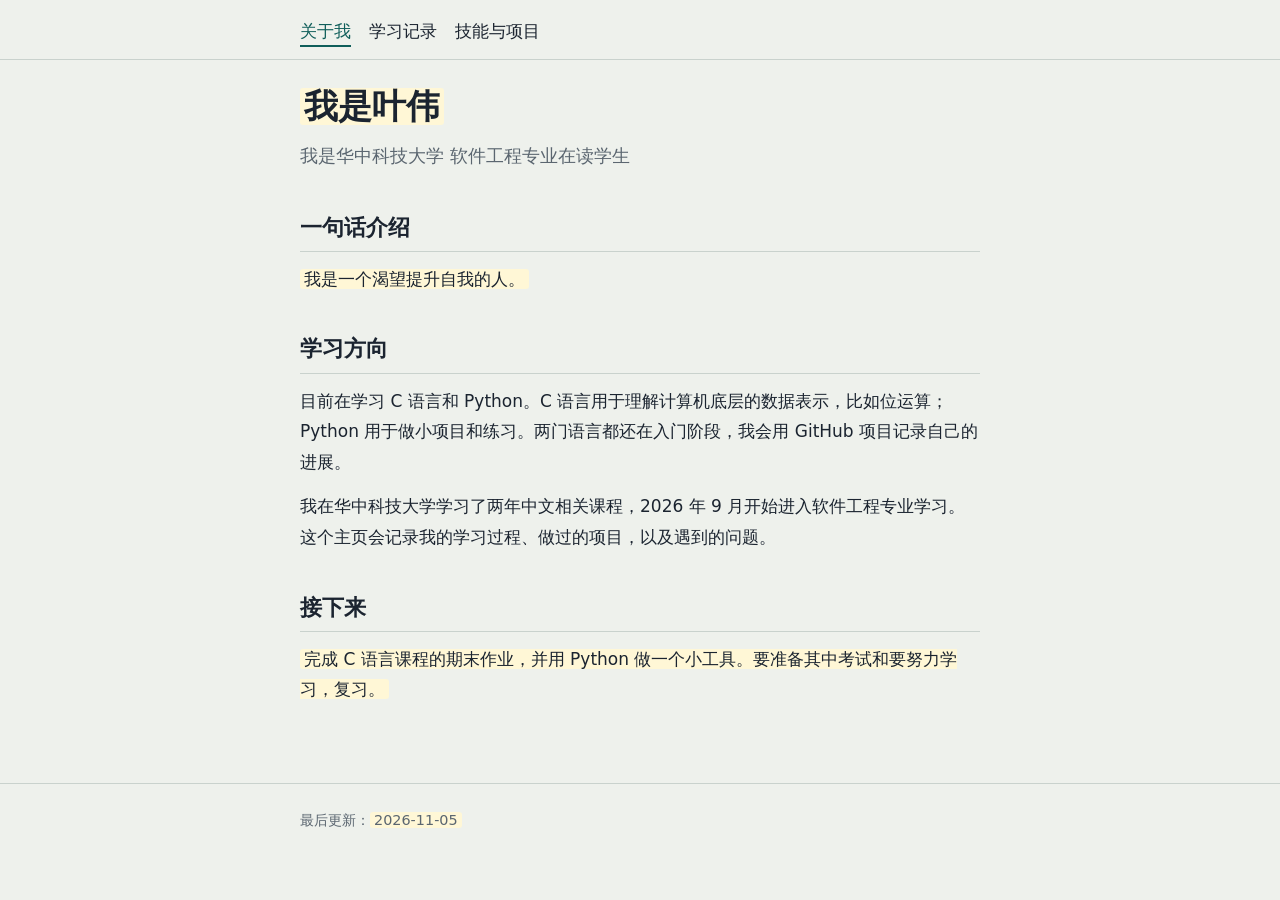
<file: index.html>
<!DOCTYPE html>
<html lang="zh-CN">
<head>
  <meta charset="UTF-8">
  <meta name="viewport" content="width=device-width, initial-scale=1.0">
  <title>关于我 | 我的成长主页</title>
  <link rel="stylesheet" href="style.css">
</head>
<body>
  <header class="site">
    <div class="wrap">
      <nav aria-label="主导航">
        <ul>
          <li><a href="index.html" aria-current="page">关于我</a ></li>
          <li><a href="learning.html">学习记录</a ></li>
          <li><a href="skills.html">技能与项目</a ></li>
        </ul>
      </nav>
    </div>
  </header>

  <main class="wrap">
    <h1><span class="placeholder">我是叶伟</span></h1>
    <p class="lede">我是华中科技大学 软件工程专业在读学生</p >

    <h2>一句话介绍</h2>
    <p><span class="placeholder">我是一个渴望提升自我的人。</span></p >

    <h2>学习方向</h2>
    <p>目前在学习 C 语言和 Python。C 语言用于理解计算机底层的数据表示，比如位运算；Python 用于做小项目和练习。两门语言都还在入门阶段，我会用 GitHub 项目记录自己的进展。</p >
    <p>我在华中科技大学学习了两年中文相关课程，2026 年 9 月开始进入软件工程专业学习。这个主页会记录我的学习过程、做过的项目，以及遇到的问题。</p >

    <h2>接下来</h2>
    <p><span class="placeholder">完成 C 语言课程的期末作业，并用 Python 做一个小工具。要准备其中考试和要努力学习，复习。</span></p >
  </main>

  <footer class="site">
    <div class="wrap">最后更新：<span class="placeholder">2026-11-05</span></div>
  </footer>
</body>
</html>
</file>
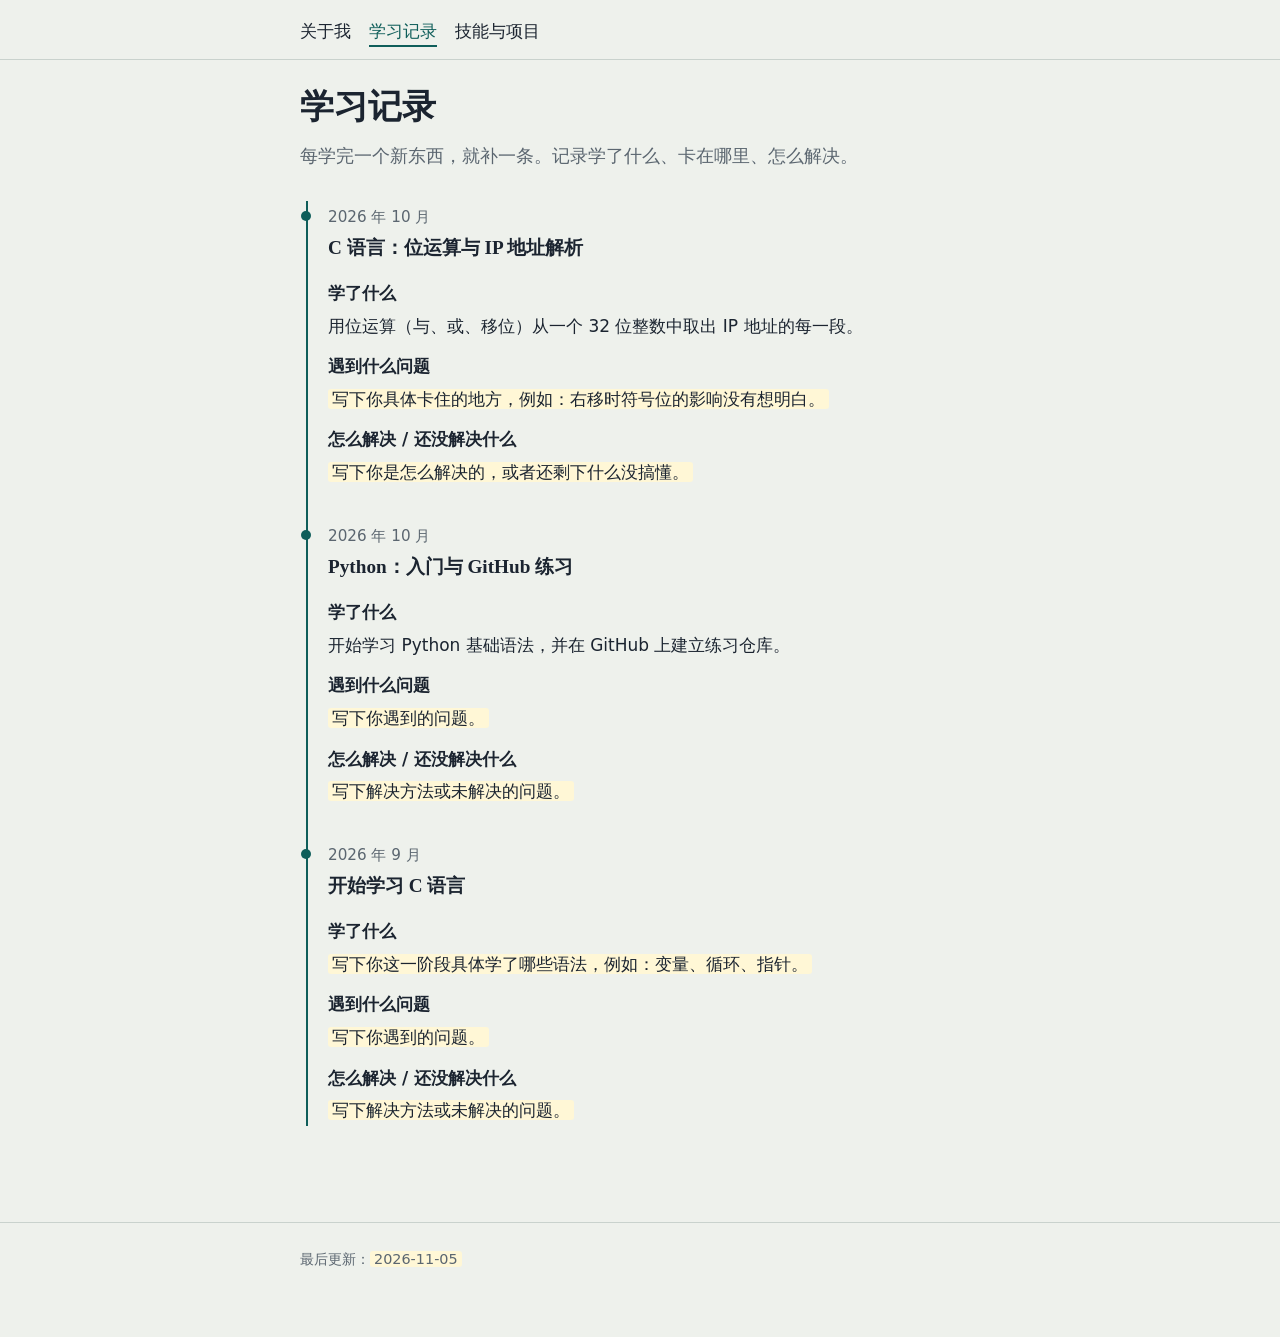
<file: learning.html>
<!DOCTYPE html>
<html lang="zh-CN">
<head>
  <meta charset="UTF-8">
  <meta name="viewport" content="width=device-width, initial-scale=1.0">
  <title>学习记录 | 我的成长主页</title>
  <link rel="stylesheet" href="style.css">
</head>
<body>
  <header class="site">
    <div class="wrap">
      <nav aria-label="主导航">
        <ul>
          <li><a href=" ">关于我</a ></li>
          <li><a href="learning.html" aria-current="page">学习记录</a ></li>
          <li><a href="skills.html">技能与项目</a ></li>
        </ul>
      </nav>
    </div>
  </header>

  <main class="wrap">
    <h1>学习记录</h1>
    <p class="lede">每学完一个新东西，就补一条。记录学了什么、卡在哪里、怎么解决。</p >

    <section class="log" aria-label="学习时间线">

      <article>
        <time datetime="2026-10">2026 年 10 月</time>
        <h2 style="border:0;margin:4px 0 0;font-size:1.2rem;padding:0">C 语言：位运算与 IP 地址解析</h2>
        <dl>
          <dt>学了什么</dt>
          <dd>用位运算（与、或、移位）从一个 32 位整数中取出 IP 地址的每一段。</dd>
          <dt>遇到什么问题</dt>
          <dd><span class="placeholder">写下你具体卡住的地方，例如：右移时符号位的影响没有想明白。</span></dd>
          <dt>怎么解决 / 还没解决什么</dt>
          <dd><span class="placeholder">写下你是怎么解决的，或者还剩下什么没搞懂。</span></dd>
        </dl>
      </article>

      <article>
        <time datetime="2026-10">2026 年 10 月</time>
        <h2 style="border:0;margin:4px 0 0;font-size:1.2rem;padding:0">Python：入门与 GitHub 练习</h2>
        <dl>
          <dt>学了什么</dt>
          <dd>开始学习 Python 基础语法，并在 GitHub 上建立练习仓库。</dd>
          <dt>遇到什么问题</dt>
          <dd><span class="placeholder">写下你遇到的问题。</span></dd>
          <dt>怎么解决 / 还没解决什么</dt>
          <dd><span class="placeholder">写下解决方法或未解决的问题。</span></dd>
        </dl>
      </article>

      <article>
        <time datetime="2026-09">2026 年 9 月</time>
        <h2 style="border:0;margin:4px 0 0;font-size:1.2rem;padding:0">开始学习 C 语言</h2>
        <dl>
          <dt>学了什么</dt>
          <dd><span class="placeholder">写下你这一阶段具体学了哪些语法，例如：变量、循环、指针。</span></dd>
          <dt>遇到什么问题</dt>
          <dd><span class="placeholder">写下你遇到的问题。</span></dd>
          <dt>怎么解决 / 还没解决什么</dt>
          <dd><span class="placeholder">写下解决方法或未解决的问题。</span></dd>
        </dl>
      </article>

    </section>
  </main>

  <footer class="site">
    <div class="wrap">最后更新：<span class="placeholder">2026-11-05</span></div>
  </footer>
</body>
</html>
</file>
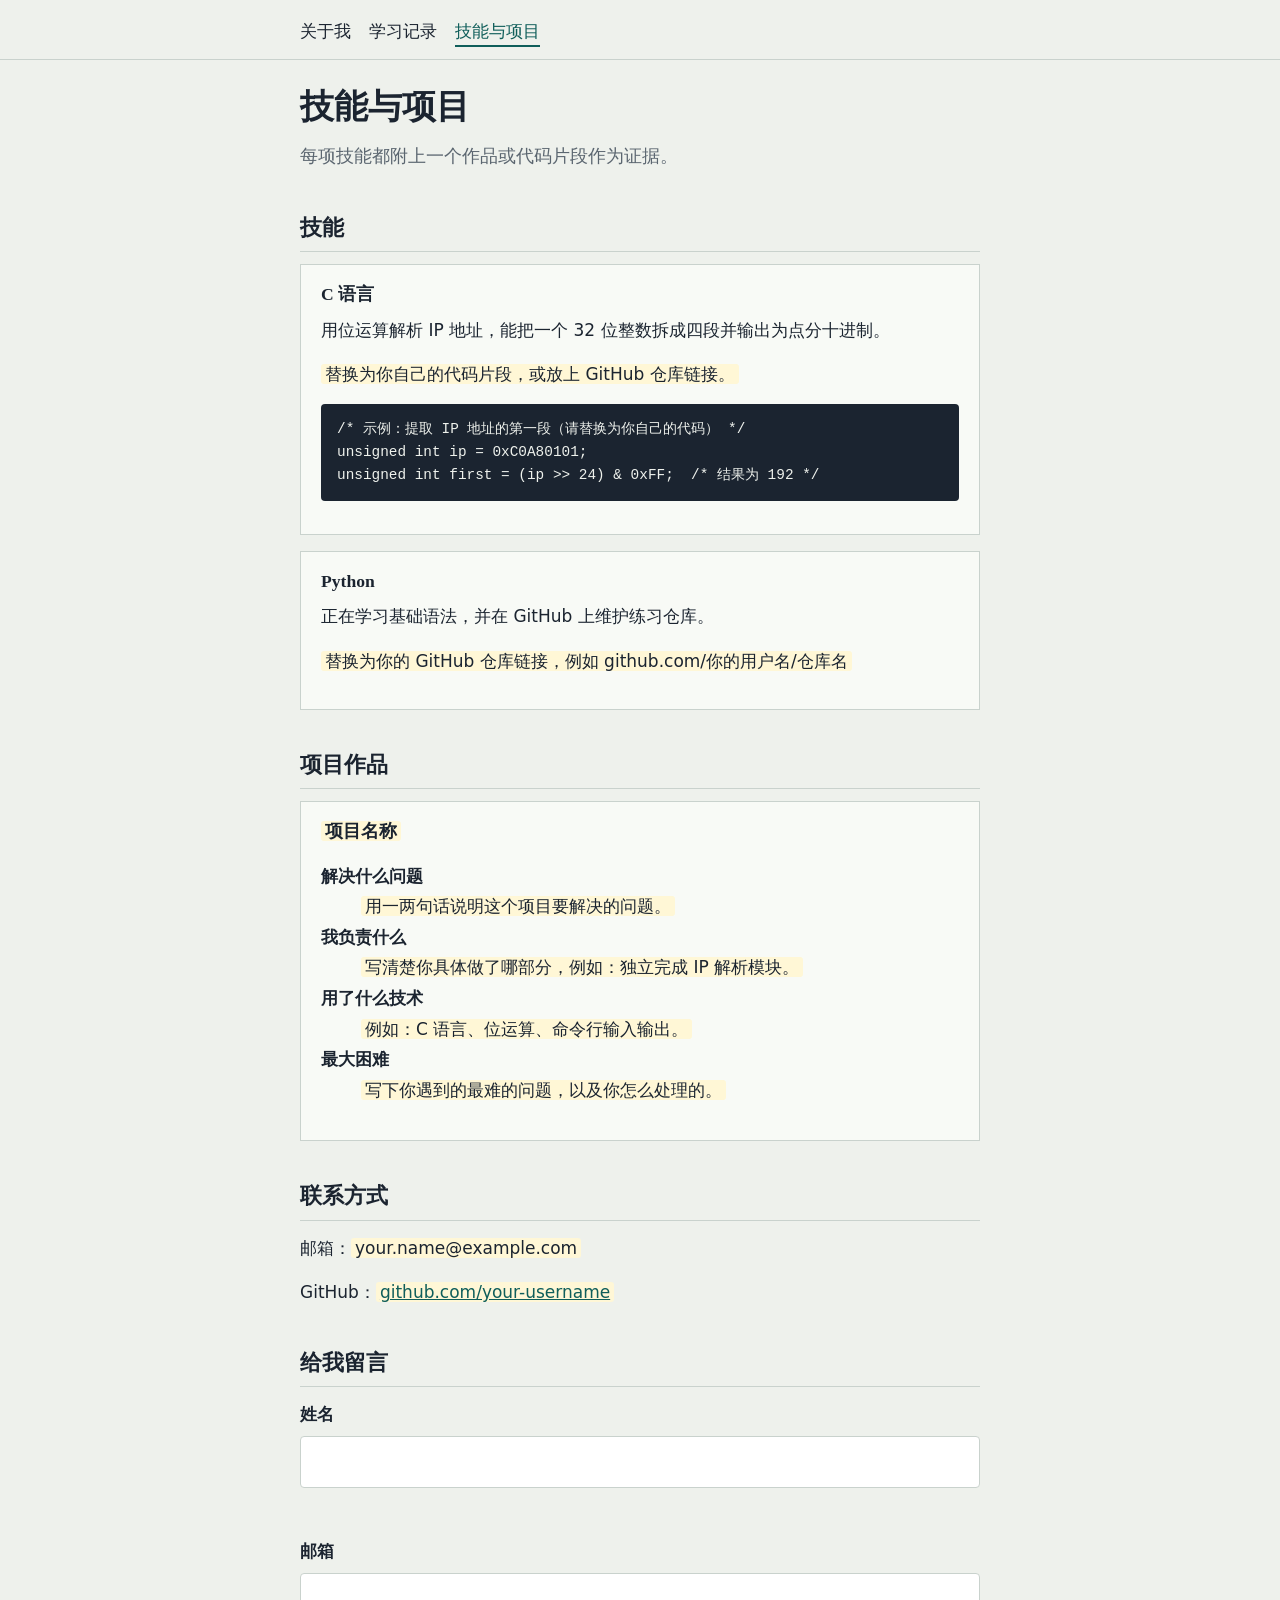
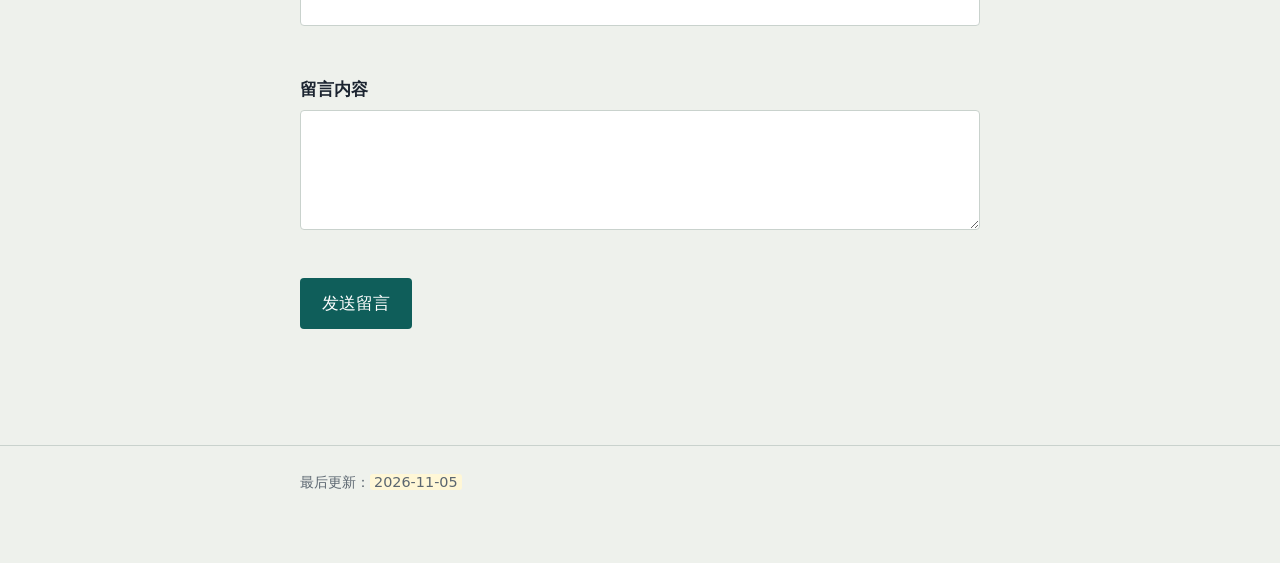
<file: skills.html>
<!DOCTYPE html>
<html lang="zh-CN">
<head>
  <meta charset="UTF-8">
  <meta name="viewport" content="width=device-width, initial-scale=1.0">
  <title>技能与项目 | 我的成长主页</title>
  <link rel="stylesheet" href="style.css">
</head>
<body>
  <header class="site">
    <div class="wrap">
      <nav aria-label="主导航">
        <ul>
          <li><a href=" ">关于我</a ></li>
          <li><a href="learning.html">学习记录</a ></li>
          <li><a href="skills.html" aria-current="page">技能与项目</a ></li>
        </ul>
      </nav>
    </div>
  </header>

  <main class="wrap">
    <h1>技能与项目</h1>
    <p class="lede">每项技能都附上一个作品或代码片段作为证据。</p >

    <h2>技能</h2>

    <div class="card">
      <h3>C 语言</h3>
      <p>用位运算解析 IP 地址，能把一个 32 位整数拆成四段并输出为点分十进制。</p >
      <p><span class="placeholder">替换为你自己的代码片段，或放上 GitHub 仓库链接。</span></p >
      <pre><code>/* 示例：提取 IP 地址的第一段（请替换为你自己的代码） */
unsigned int ip = 0xC0A80101;
unsigned int first = (ip >> 24) &amp; 0xFF;  /* 结果为 192 */</code></pre>
    </div>

    <div class="card">
      <h3>Python</h3>
      <p>正在学习基础语法，并在 GitHub 上维护练习仓库。</p >
      <p><span class="placeholder">替换为你的 GitHub 仓库链接，例如 github.com/你的用户名/仓库名</span></p >
    </div>

    <h2>项目作品</h2>

    <div class="card">
      <h3><span class="placeholder">项目名称</span></h3>
      <dl>
        <dt><strong>解决什么问题</strong></dt>
        <dd><span class="placeholder">用一两句话说明这个项目要解决的问题。</span></dd>
        <dt><strong>我负责什么</strong></dt>
        <dd><span class="placeholder">写清楚你具体做了哪部分，例如：独立完成 IP 解析模块。</span></dd>
        <dt><strong>用了什么技术</strong></dt>
        <dd><span class="placeholder">例如：C 语言、位运算、命令行输入输出。</span></dd>
        <dt><strong>最大困难</strong></dt>
        <dd><span class="placeholder">写下你遇到的最难的问题，以及你怎么处理的。</span></dd>
      </dl>
    </div>

    <h2>联系方式</h2>
    <p>邮箱：<span class="placeholder">your.name@example.com</span></p >
    <p>GitHub：<a href="https://github.com/your-username"><span class="placeholder">github.com/your-username</span></a ></p >

    <h2>给我留言</h2>
    <form id="contact-form" novalidate>
      <label>
        姓名
        <input type="text" id="name" name="name" autocomplete="name" required>
      </label>
      <p class="error" id="name-error" role="alert"></p >

      <label>
        邮箱
        <input type="email" id="email" name="email" autocomplete="email" required>
      </label>
      <p class="error" id="email-error" role="alert"></p >

      <label>
        留言内容
        <textarea id="message" name="message" required></textarea>
      </label>
      <p class="error" id="message-error" role="alert"></p >

      <button type="submit">发送留言</button>
      <p class="status" id="status" role="status"></p >
    </form>
  </main>

  <footer class="site">
    <div class="wrap">最后更新：<span class="placeholder">2026-11-05</span></div>
  </footer>

  <script>
    const form = document.getElementById("contact-form");
    const status = document.getElementById("status");

    function check(id, errorId, message, isValid) {
      const field = document.getElementById(id);
      const error = document.getElementById(errorId);
      const ok = isValid(field.value.trim());
      error.textContent = ok ? "" : message;
      field.setAttribute("aria-invalid", ok ? "false" : "true");
      return ok;
    }

    form.addEventListener("submit", (event) => {
      event.preventDefault();
      status.textContent = "";

      const results = [
        check("name", "name-error", "请填写姓名。", (v) => v.length > 0),
        check("email", "email-error", "请填写正确的邮箱地址。", (v) => /^[^\s@]+@[^\s@]+\.[^\s@]+$/.test(v)),
        check("message", "message-error", "留言内容不能为空。", (v) => v.length > 0)
      ];

      if (results.every(Boolean)) {
        status.textContent = "表单检查通过。（本页面没有后端，留言不会真正发送。）";
        form.reset();
      }
    });
  </script>
</body>
</html>
</file>
<file: style.css>
:root {
  --paper: #eef1ec;
  --card: #f8faf6;
  --ink: #1b2430;
  --muted: #5b6670;
  --teal: #0f5e5a;
  --line: #c9d2cd;
  color-scheme: light;
}

* { box-sizing: border-box; }

body {
  margin: 0;
  background: var(--paper);
  color: var(--ink);
  font-family: "Noto Sans SC", "PingFang SC", "Microsoft YaHei", system-ui, sans-serif;
  font-size: 17px;
  line-height: 1.8;
}

h1, h2, h3 {
  font-family: "Noto Serif SC", "Songti SC", "SimSun", serif;
  font-weight: 700;
  line-height: 1.35;
  margin: 0 0 12px;
}
h1 { font-size: 2.1rem; }
h2 { font-size: 1.4rem; margin-top: 40px; padding-bottom: 8px; border-bottom: 1px solid var(--line); }
h3 { font-size: 1.1rem; }

p { margin: 0 0 14px; }
a { color: var(--teal); }
a:focus-visible, input:focus-visible, textarea:focus-visible, button:focus-visible {
  outline: 2px solid var(--teal);
  outline-offset: 2px;
}

.wrap {
  max-width: 720px;
  margin: 0 auto;
  padding: 24px 20px 64px;
}

header.site {
  border-bottom: 1px solid var(--line);
}
header.site .wrap {
  padding-top: 16px;
  padding-bottom: 12px;
}
nav ul {
  list-style: none;
  margin: 0;
  padding: 0;
  display: flex;
  flex-wrap: wrap;
  gap: 18px;
}
nav a {
  color: var(--ink);
  text-decoration: none;
  padding-bottom: 4px;
  border-bottom: 2px solid transparent;
}
nav a[aria-current="page"] {
  border-bottom-color: var(--teal);
  color: var(--teal);
}

.lede {
  font-size: 1.1rem;
  color: var(--muted);
  margin-bottom: 28px;
}

.placeholder {
  background: #fff7d6;
  padding: 0 4px;
  border-radius: 3px;
}

/* 学习记录：时间线 */
.log {
  border-left: 2px solid var(--teal);
  padding-left: 20px;
  margin-left: 6px;
}
.log article {
  position: relative;
  margin-bottom: 32px;
}
.log article::before {
  content: "";
  position: absolute;
  left: -27px;
  top: 10px;
  width: 10px;
  height: 10px;
  background: var(--teal);
  border-radius: 50%;
}
.log time {
  color: var(--muted);
  font-size: 0.95rem;
}
.log dt {
  font-weight: 700;
  margin-top: 10px;
}
.log dd {
  margin: 2px 0 0;
}

/* 技能与项目卡片 */
.card {
  background: var(--card);
  border: 1px solid var(--line);
  padding: 18px 20px;
  margin-bottom: 16px;
}
.card h3 { margin-bottom: 8px; }

pre {
  background: var(--ink);
  color: var(--paper);
  padding: 14px 16px;
  overflow-x: auto;
  font-size: 0.9rem;
  line-height: 1.6;
  border-radius: 4px;
}
code {
  font-family: Consolas, "Courier New", monospace;
}

/* 表单 */
form { display: grid; gap: 14px; }
label { display: grid; gap: 6px; font-weight: 700; }
input, textarea {
  font: inherit;
  font-weight: 400;
  padding: 10px 12px;
  border: 1px solid var(--line);
  background: #fff;
  color: var(--ink);
  border-radius: 4px;
}
textarea { min-height: 120px; resize: vertical; }
button {
  justify-self: start;
  font: inherit;
  padding: 10px 22px;
  background: var(--teal);
  color: #fff;
  border: 0;
  border-radius: 4px;
  cursor: pointer;
}
.error { color: #9b2c2c; font-size: 0.9rem; min-height: 1.4em; margin: 0; }
.status { color: var(--teal); font-weight: 700; min-height: 1.4em; }

footer.site {
  border-top: 1px solid var(--line);
  color: var(--muted);
  font-size: 0.9rem;
}

@media (max-width: 480px) {
  body { font-size: 16px; }
  h1 { font-size: 1.7rem; }
}
</file>
